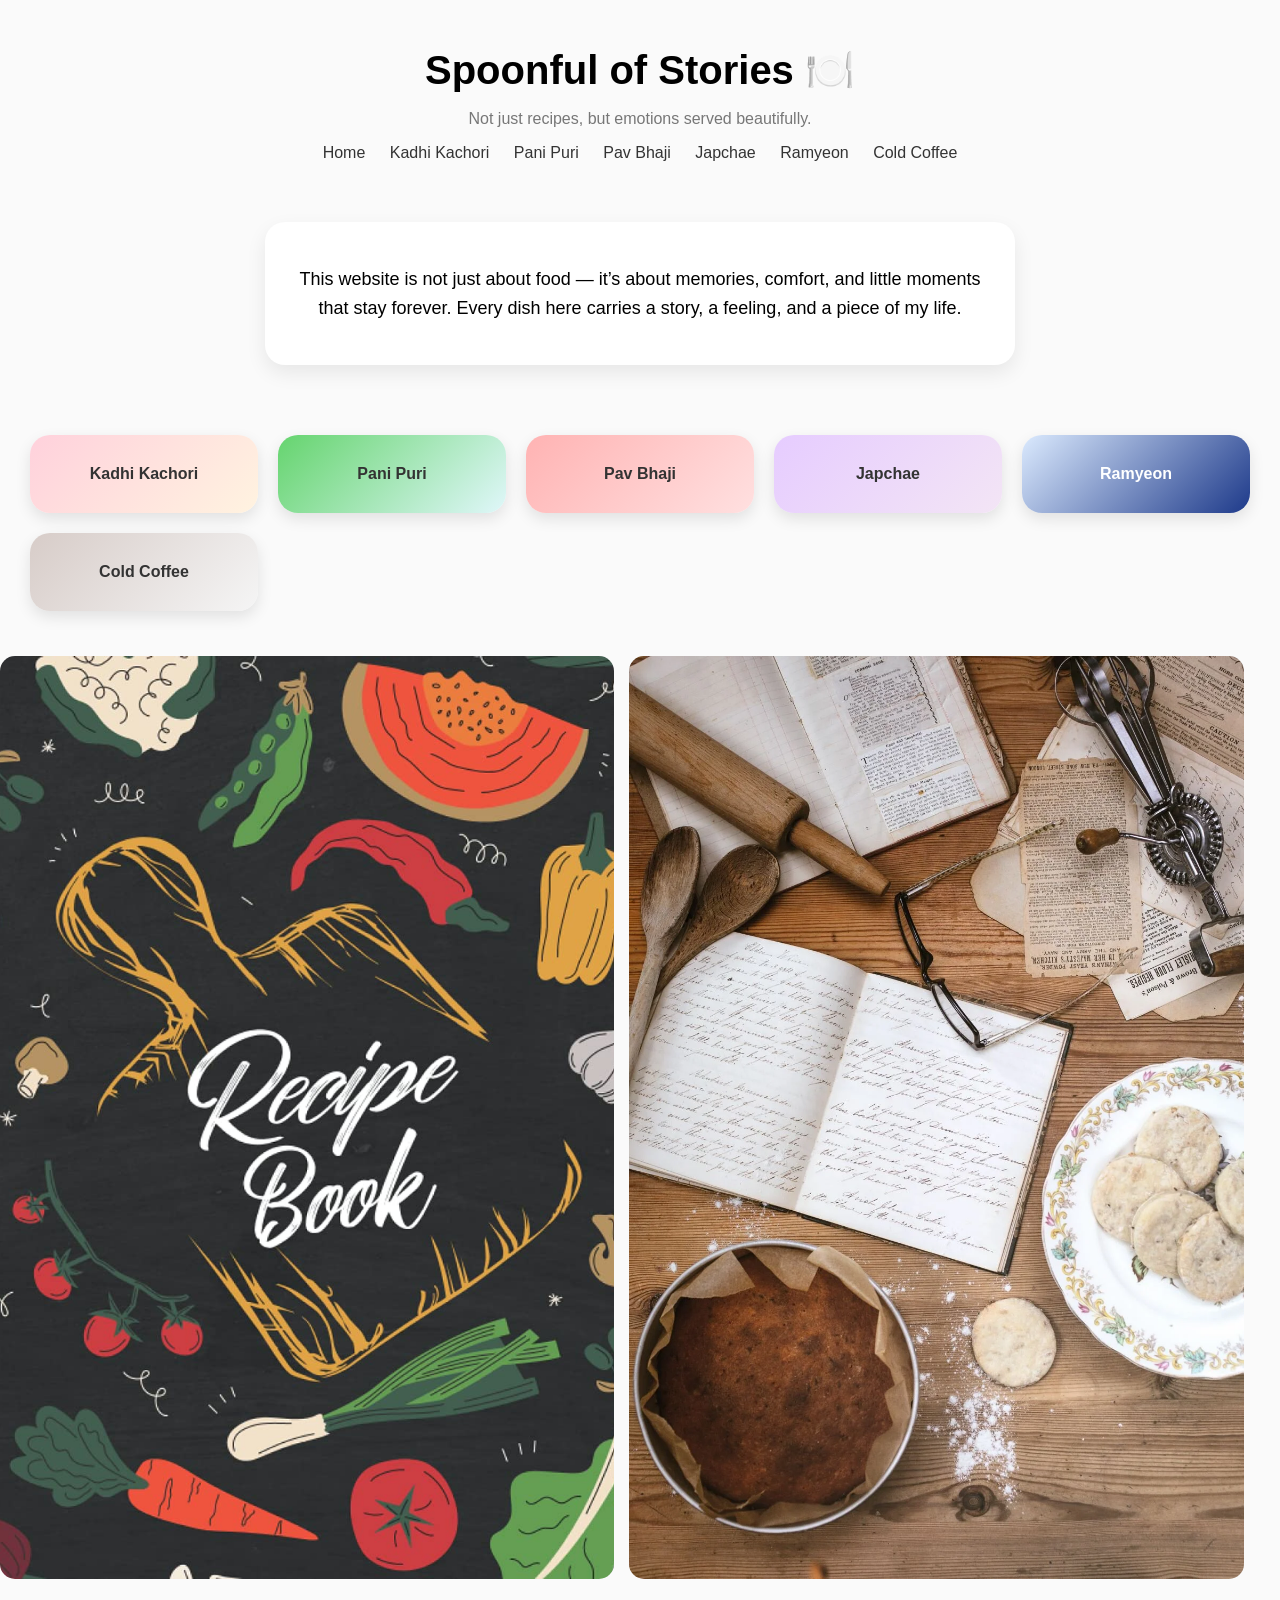
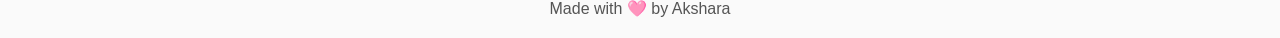
<file: index.html>
<!DOCTYPE html>
<html>
<head>
  <title>Spoonful of Stories</title>
  <link rel="stylesheet" href="css/styles.css">
</head>

<body>

<header>
  <h1 class="title">Spoonful of Stories 🍽️</h1>
  <p class="tagline">Not just recipes, but emotions served beautifully.</p>

  <nav>
    <a href="index.html">Home</a>
    <a href="kachori.html">Kadhi Kachori</a>
    <a href="golgappe.html">Pani Puri</a>
    <a href="pavbhaji.html">Pav Bhaji</a>
    <a href="japchae.html">Japchae</a>
    <a href="ramyeon.html">Ramyeon</a>
    <a href="coldcoffee.html">Cold Coffee</a>
  </nav>
</header>

<section class="hero">
  <p>
    This website is not just about food — it’s about memories, comfort, and little moments that stay forever.  
    Every dish here carries a story, a feeling, and a piece of my life.
  </p>
</section>

<section class="cards">

  <a href="kachori.html" class="card k1">Kadhi Kachori</a>
  <a href="golgappe.html" class="card k2">Pani Puri</a>
  <a href="pavbhaji.html" class="card k3">Pav Bhaji</a>
  <a href="japchae.html" class="card k4">Japchae</a>
  <a href="ramyeon.html" class="card k5">Ramyeon</a>
  <a href="coldcoffee.html" class="card k6">Cold Coffee</a>

</section>
<div class="image-row">
<img src="images/recipe1.jpg" alt="index">
<img src="images/recipe2.jpg" alt="index">
</div>
<footer>Made with 🩷 by Akshara</footer>

</body>
</html>
</file>
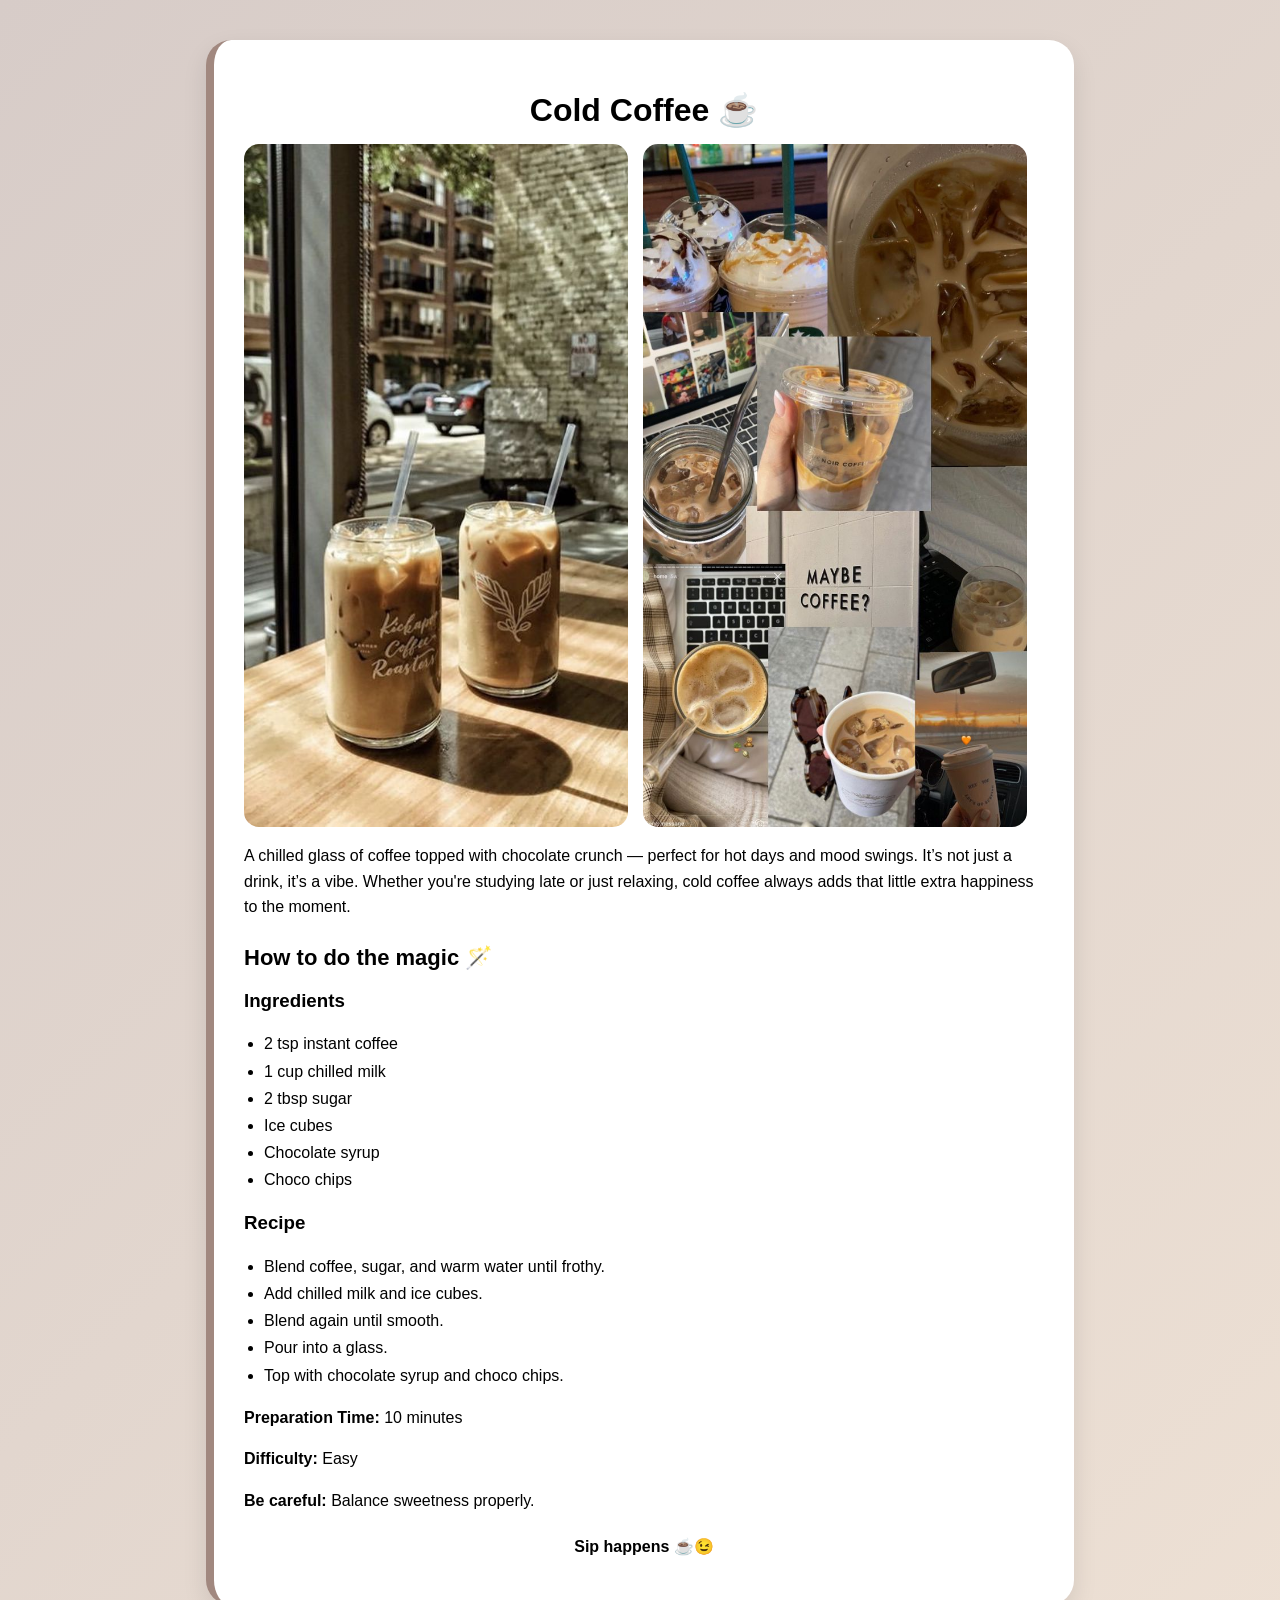
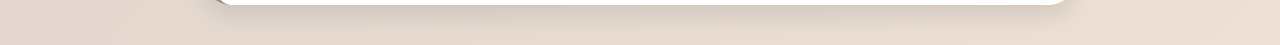
<file: coldcoffee.html>
<!DOCTYPE html>
<html>
<head>
  <title>Cold Coffee</title>
  <link rel="stylesheet" href="css/styles.css">
</head>

<body class="coffee-bg">

<div class="recipe-container coffee-box">

<h1>Cold Coffee ☕</h1>
<div class="image-row">
<img src="images/coffee1.jpg" alt="Cold Coffee">
<img src="images/coffee2.jpg" alt="Cold Coffee">
</div>
<p>
A chilled glass of coffee topped with chocolate crunch — perfect for hot days and mood swings.
It’s not just a drink, it’s a vibe. Whether you're studying late or just relaxing,
cold coffee always adds that little extra happiness to the moment.
</p>

<h2>How to do the magic 🪄</h2>

<h3>Ingredients</h3>
<ul>
  <li>2 tsp instant coffee</li>
  <li>1 cup chilled milk</li>
  <li>2 tbsp sugar</li>
  <li>Ice cubes</li>
  <li>Chocolate syrup</li>
  <li>Choco chips</li>
</ul>

<h3>Recipe</h3>
<ul>
  <li>Blend coffee, sugar, and warm water until frothy.</li>
  <li>Add chilled milk and ice cubes.</li>
  <li>Blend again until smooth.</li>
  <li>Pour into a glass.</li>
  <li>Top with chocolate syrup and choco chips.</li>
</ul>

<p><b>Preparation Time:</b> 10 minutes</p>
<p><b>Difficulty:</b> Easy</p>

<p><b>Be careful:</b> Balance sweetness properly.</p>

<p class="end">Sip happens ☕😉</p>

</div>

</body>
</html>
</file>
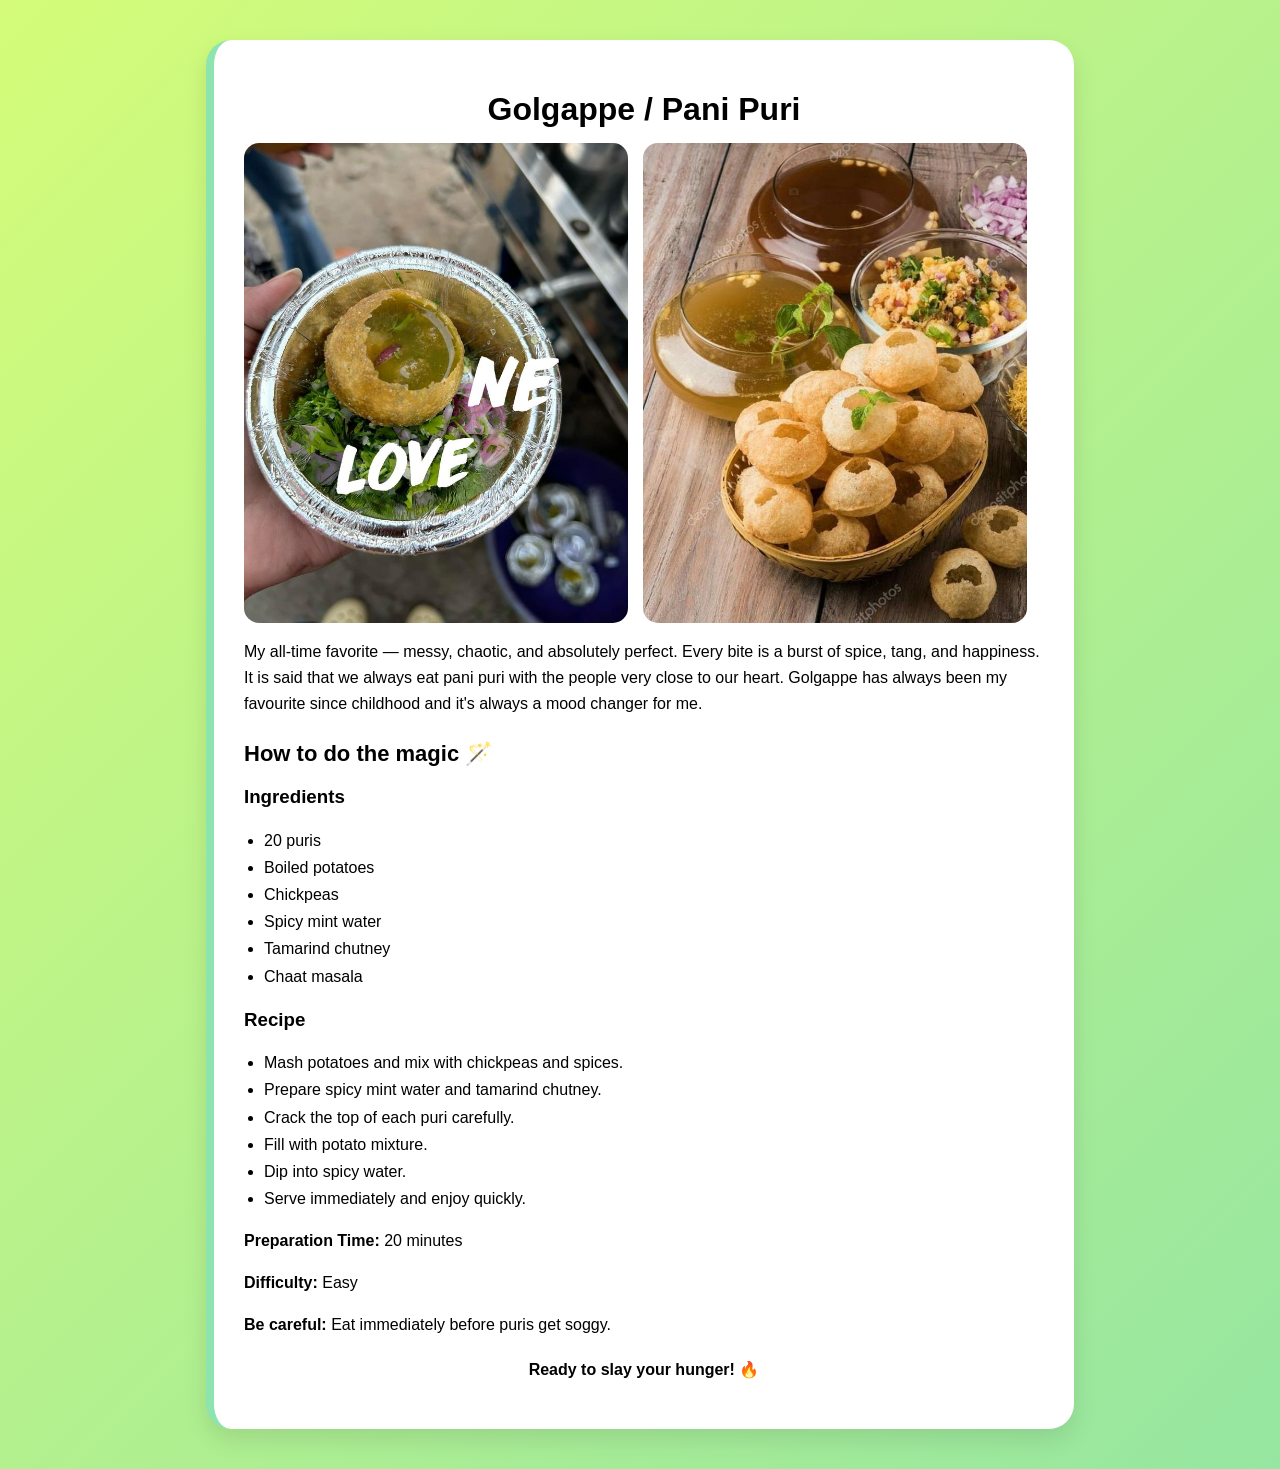
<file: golgappe.html>
<!DOCTYPE html>
<html>
<head>
  <title>Pani Puri</title>
  <link rel="stylesheet" href="css/styles.css">
</head>
<body class="pani-bg">

<div class="recipe-container pani-box">


<h1>Golgappe / Pani Puri</h1>
<div class="image-row">
<img src="images/golgappe2.jpg" alt="Pani Puri">
<img src="images/golgappe3.jpg" alt="Pani Puri">
</div>
<p>
My all-time favorite — messy, chaotic, and absolutely perfect. Every bite is a burst of spice, tang, and happiness.

It is said that we always eat pani puri with the people very close to our heart. Golgappe has always been my favourite since childhood and it's always a mood changer for me.
</p>

<h2>How to do the magic 🪄</h2>

<h3>Ingredients</h3>
<ul>
  <li>20 puris</li>
  <li>Boiled potatoes</li>
  <li>Chickpeas</li>
  <li>Spicy mint water</li>
  <li>Tamarind chutney</li>
  <li>Chaat masala</li>
</ul>

<h3>Recipe</h3>
<ul>
  <li>Mash potatoes and mix with chickpeas and spices.</li>
  <li>Prepare spicy mint water and tamarind chutney.</li>
  <li>Crack the top of each puri carefully.</li>
  <li>Fill with potato mixture.</li>
  <li>Dip into spicy water.</li>
  <li>Serve immediately and enjoy quickly.</li>
</ul>

<p><b>Preparation Time:</b> 20 minutes</p>
<p><b>Difficulty:</b> Easy</p>

<p><b>Be careful:</b> Eat immediately before puris get soggy.</p>

<p class="end">Ready to slay your hunger! 🔥</p>

</body>
</html>
</file>
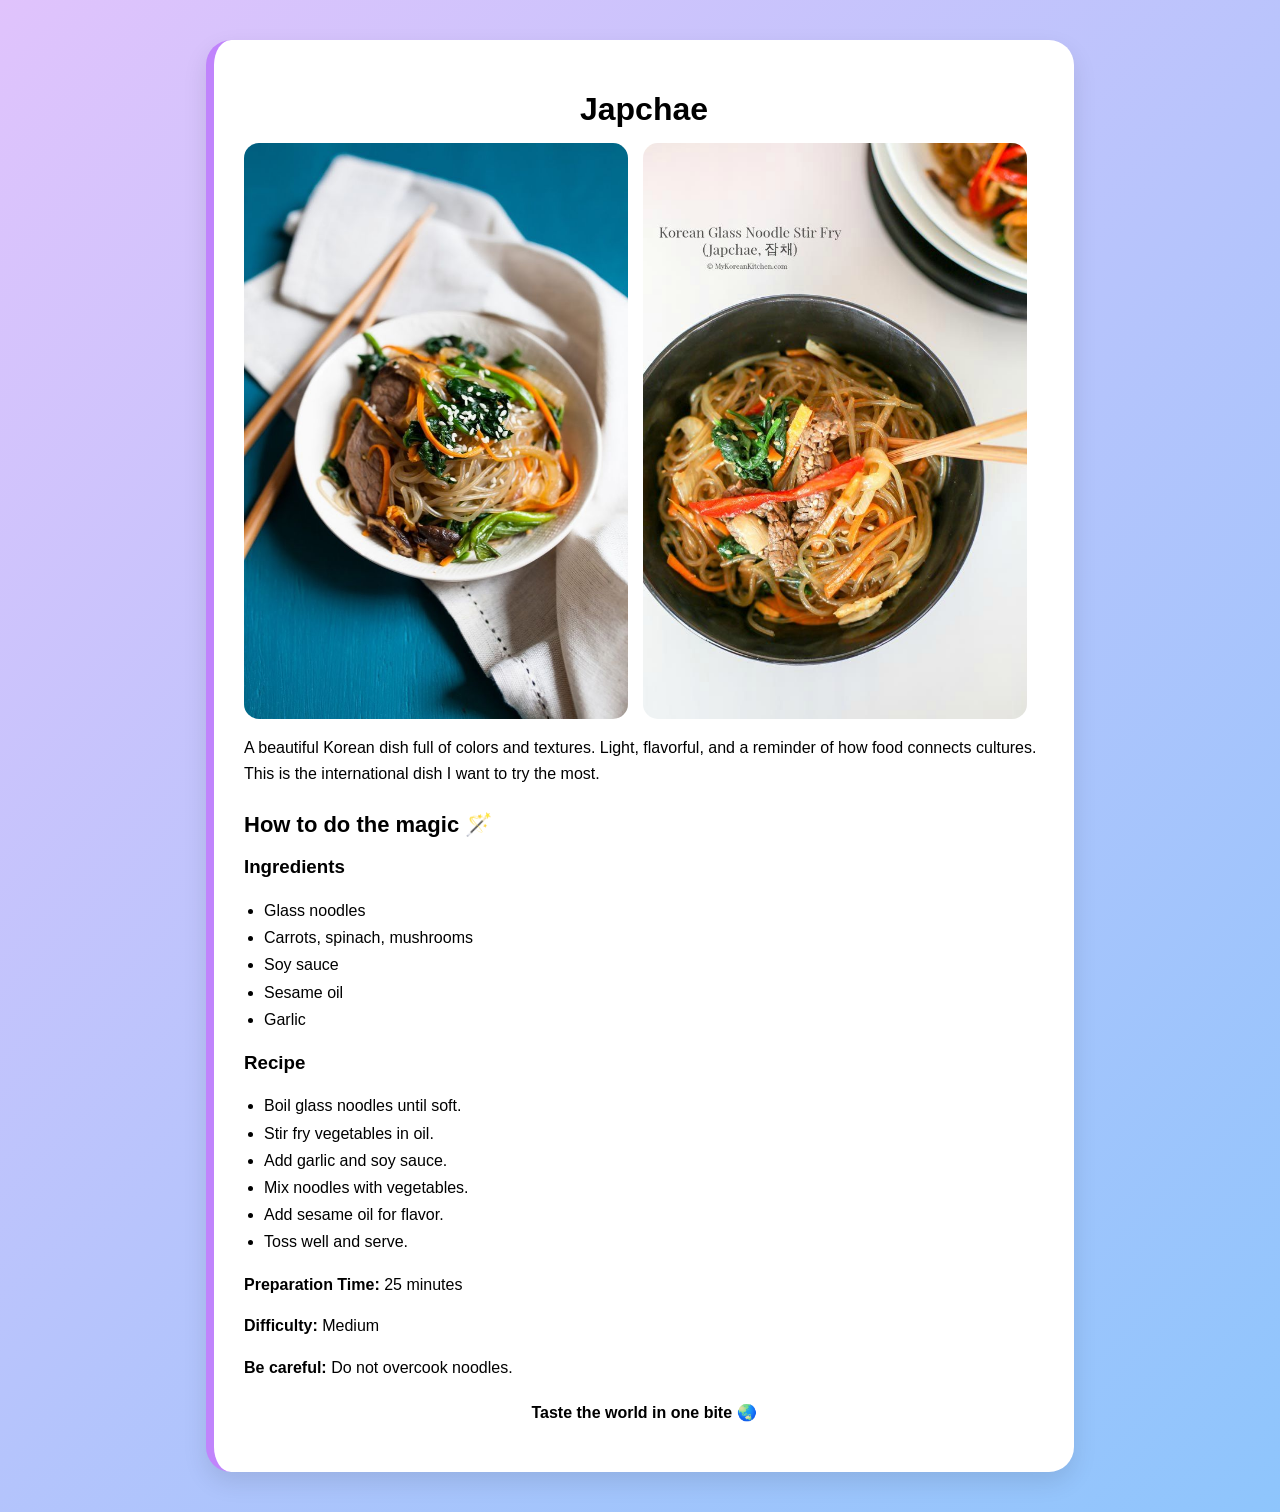
<file: japchae.html>
<!DOCTYPE html>
<html>
<head>
  <title>Japchae</title>
  <link rel="stylesheet" href="css/styles.css">
</head>
<body class="japchae-bg">

<div class="recipe-container japchae-box">


<h1>Japchae</h1>
<div class="image-row">
<img src="images/japchae1.jpg" alt="Japchae">
<img src="images/japchae2.jpg" alt="Japchae">
</div>

<p>
A beautiful Korean dish full of colors and textures. Light, flavorful, and a reminder of how food connects cultures.

This is the international dish I want to try the most.
</p>

<h2>How to do the magic 🪄</h2>

<h3>Ingredients</h3>
<ul>
  <li>Glass noodles</li>
  <li>Carrots, spinach, mushrooms</li>
  <li>Soy sauce</li>
  <li>Sesame oil</li>
  <li>Garlic</li>
</ul>

<h3>Recipe</h3>
<ul>
  <li>Boil glass noodles until soft.</li>
  <li>Stir fry vegetables in oil.</li>
  <li>Add garlic and soy sauce.</li>
  <li>Mix noodles with vegetables.</li>
  <li>Add sesame oil for flavor.</li>
  <li>Toss well and serve.</li>
</ul>

<p><b>Preparation Time:</b> 25 minutes</p>
<p><b>Difficulty:</b> Medium</p>

<p><b>Be careful:</b> Do not overcook noodles.</p>

<p class="end">Taste the world in one bite 🌏</p>

</body>
</html>
</file>
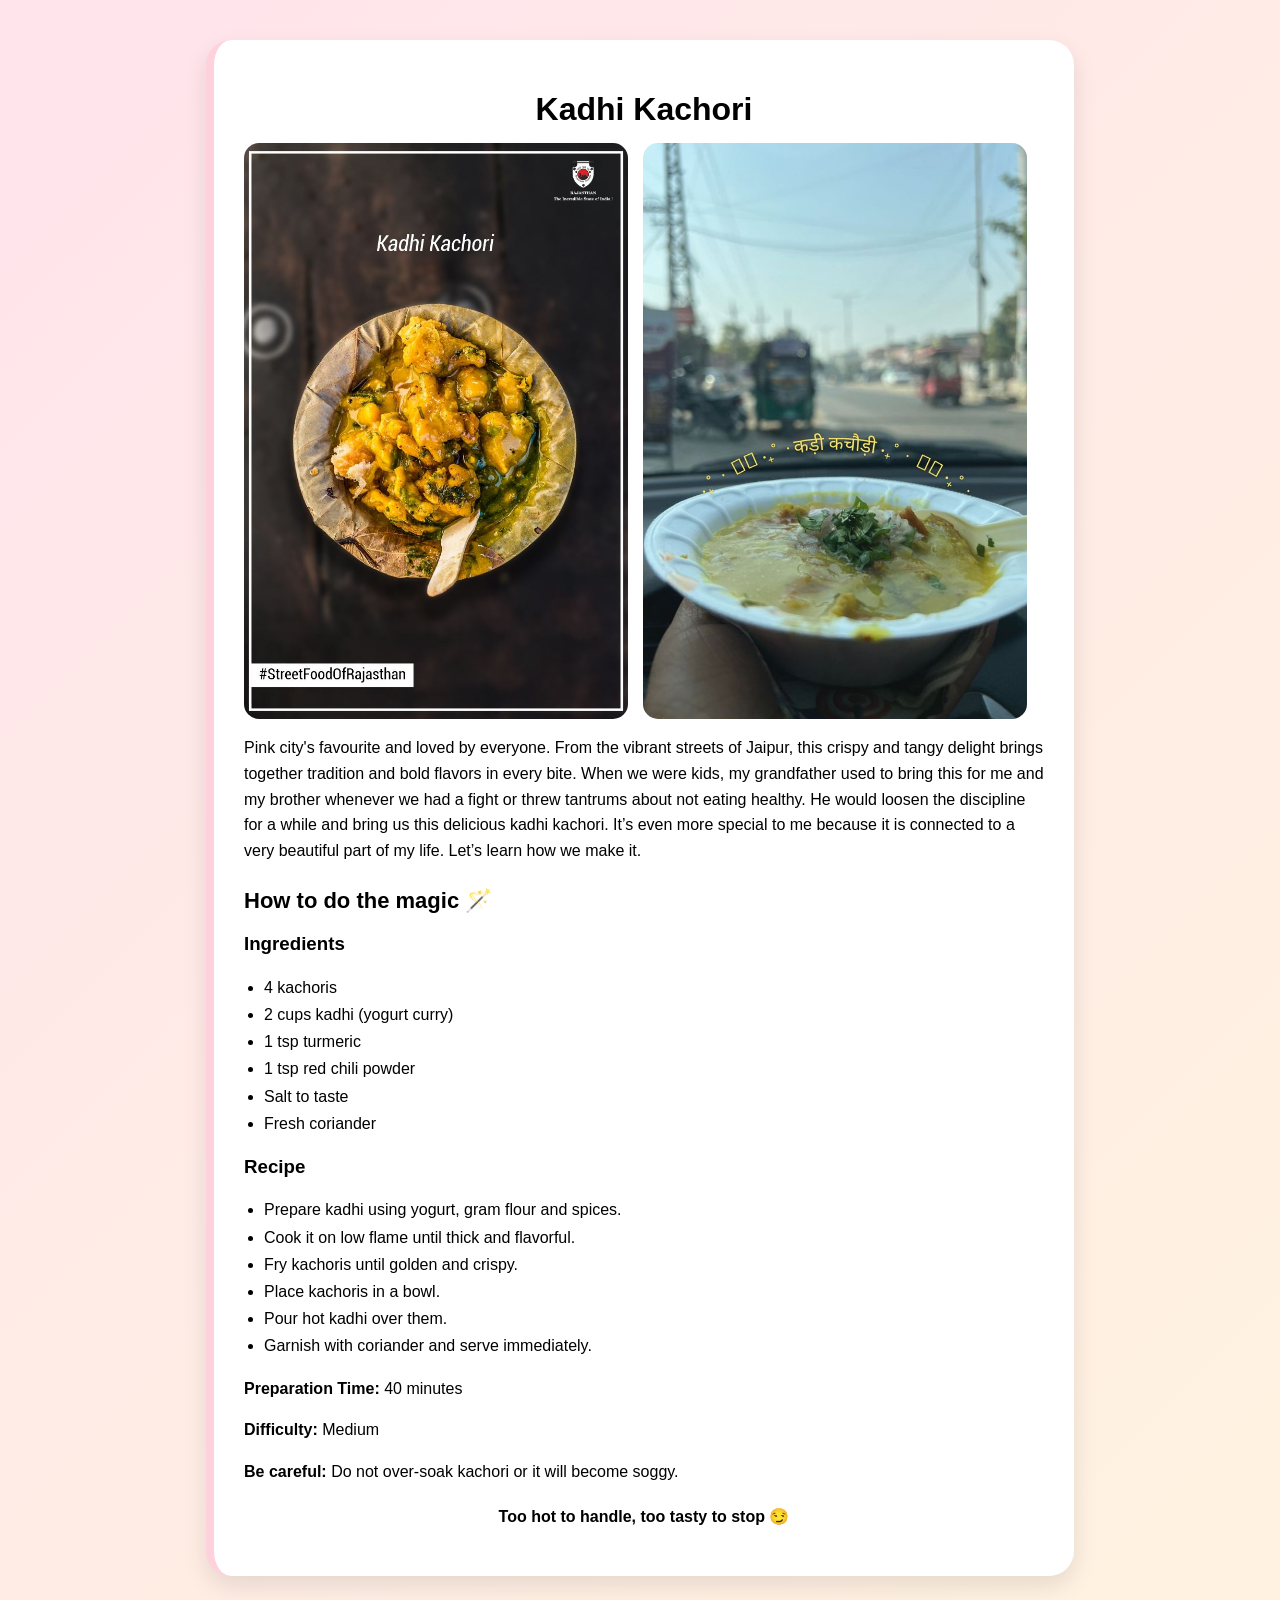
<file: kachori.html>
<!DOCTYPE html>
<html>
<head>
  <title>Kadhi Kachori</title>
  <link rel="stylesheet" href="css/styles.css">
</head>
<body class="kadhi-bg">

<div class="recipe-container kadhi-box">


<h1>Kadhi Kachori</h1>
<div class="image-row">
<img src="images/kachori1.jpg" alt="Kadhi Kachori">
<img src="images/kachori2.jpg" alt="Kadhi Kachori">
</div>

<p>
Pink city's favourite and loved by everyone. From the vibrant streets of Jaipur, this crispy and tangy delight brings together tradition and bold flavors in every bite.

When we were kids, my grandfather used to bring this for me and my brother whenever we had a fight or threw tantrums about not eating healthy. He would loosen the discipline for a while and bring us this delicious kadhi kachori. It’s even more special to me because it is connected to a very beautiful part of my life.

Let’s learn how we make it.
</p>

<h2>How to do the magic 🪄</h2>

<h3>Ingredients</h3>
<ul>
  <li>4 kachoris</li>
  <li>2 cups kadhi (yogurt curry)</li>
  <li>1 tsp turmeric</li>
  <li>1 tsp red chili powder</li>
  <li>Salt to taste</li>
  <li>Fresh coriander</li>
</ul>

<h3>Recipe</h3>
<ul>
  <li>Prepare kadhi using yogurt, gram flour and spices.</li>
  <li>Cook it on low flame until thick and flavorful.</li>
  <li>Fry kachoris until golden and crispy.</li>
  <li>Place kachoris in a bowl.</li>
  <li>Pour hot kadhi over them.</li>
  <li>Garnish with coriander and serve immediately.</li>
</ul>

<p><b>Preparation Time:</b> 40 minutes</p>
<p><b>Difficulty:</b> Medium</p>

<p><b>Be careful:</b> Do not over-soak kachori or it will become soggy.</p>

<p class="end">Too hot to handle, too tasty to stop 😏</p>

</body>
</html>
</file>
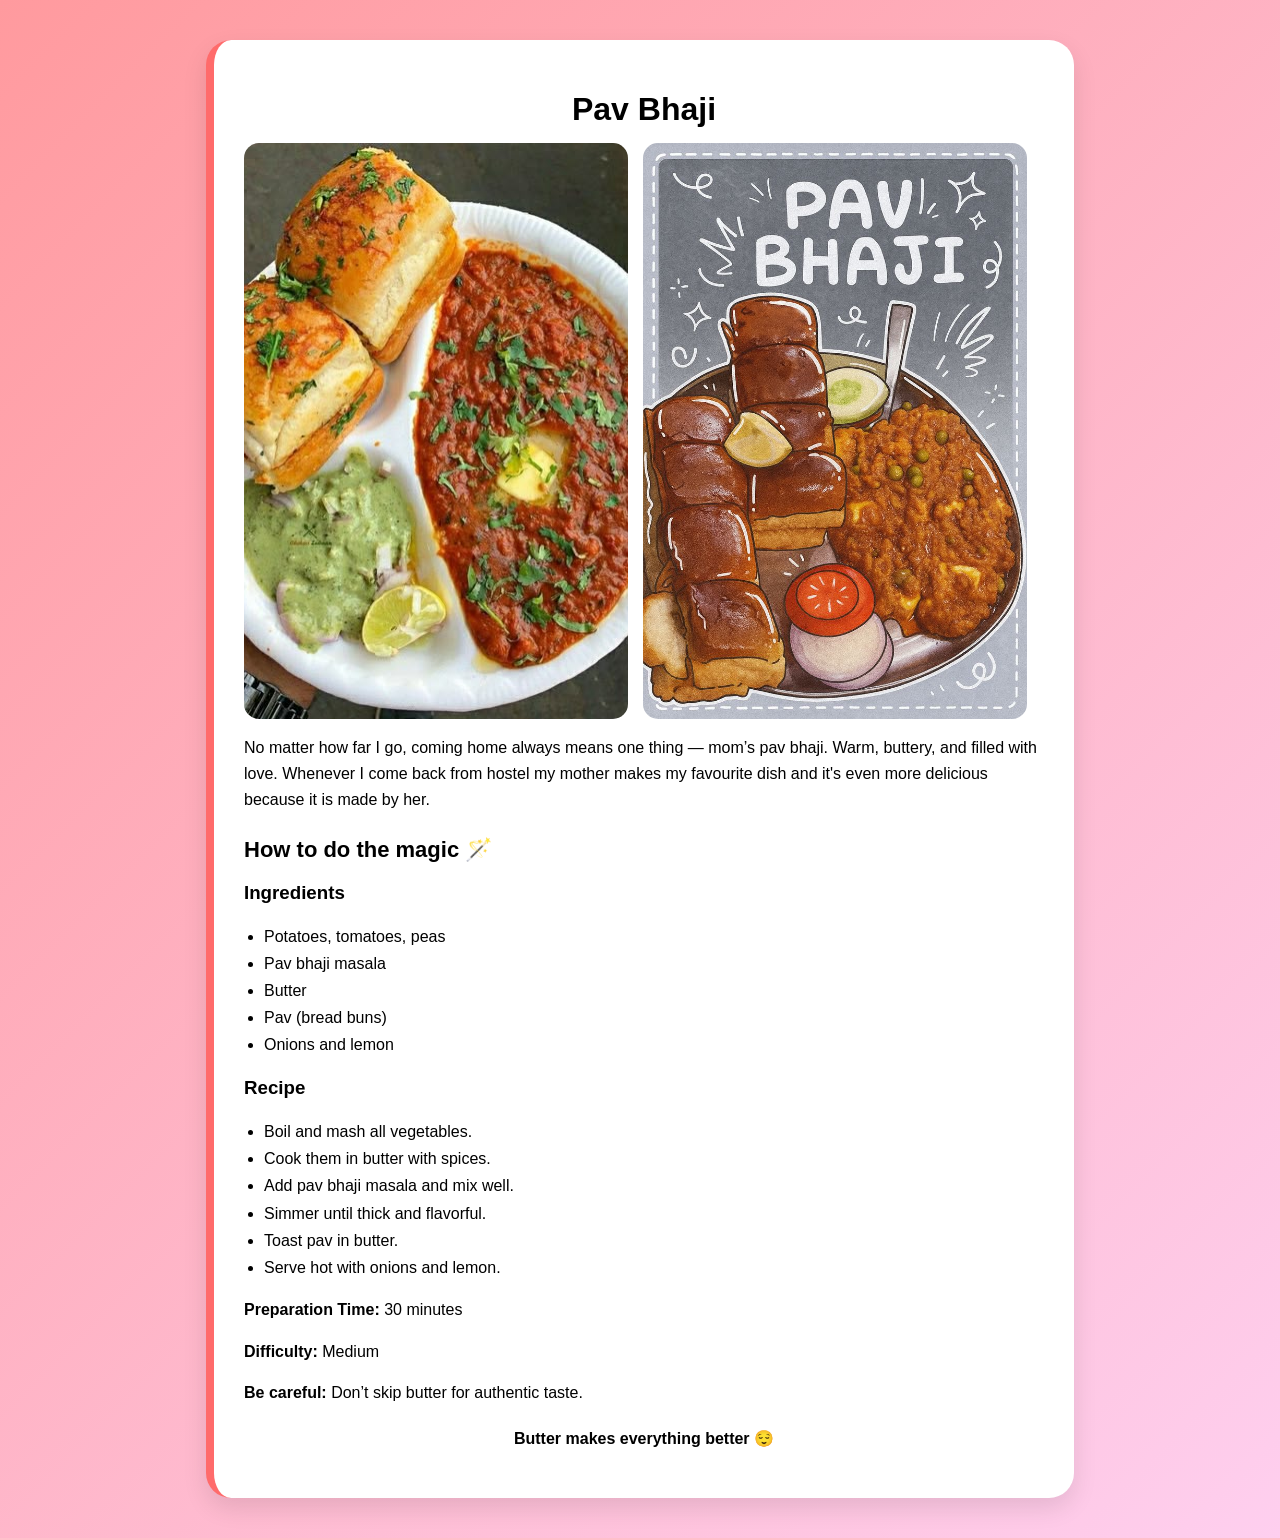
<file: pavbhaji.html>
<!DOCTYPE html>
<html>
<head>
  <title>Pav Bhaji</title>
  <link rel="stylesheet" href="css/styles.css">
</head>
<body class="pav-bg">

<div class="recipe-container pav-box">

<h1>Pav Bhaji</h1>
<div class="image-row">
<img src="images/pavbhaji1.jpg" alt="Pav Bhaji">
<img src="images/pavbhaji2.jpg" alt="Pav Bhaji">
</div>

<p>
No matter how far I go, coming home always means one thing — mom’s pav bhaji. Warm, buttery, and filled with love.

Whenever I come back from hostel my mother makes my favourite dish and it's even more delicious because it is made by her.
</p>

<h2>How to do the magic 🪄</h2>

<h3>Ingredients</h3>
<ul>
  <li>Potatoes, tomatoes, peas</li>
  <li>Pav bhaji masala</li>
  <li>Butter</li>
  <li>Pav (bread buns)</li>
  <li>Onions and lemon</li>
</ul>

<h3>Recipe</h3>
<ul>
  <li>Boil and mash all vegetables.</li>
  <li>Cook them in butter with spices.</li>
  <li>Add pav bhaji masala and mix well.</li>
  <li>Simmer until thick and flavorful.</li>
  <li>Toast pav in butter.</li>
  <li>Serve hot with onions and lemon.</li>
</ul>

<p><b>Preparation Time:</b> 30 minutes</p>
<p><b>Difficulty:</b> Medium</p>

<p><b>Be careful:</b> Don’t skip butter for authentic taste.</p>

<p class="end">Butter makes everything better 😌</p>

</body>
</html>
</file>
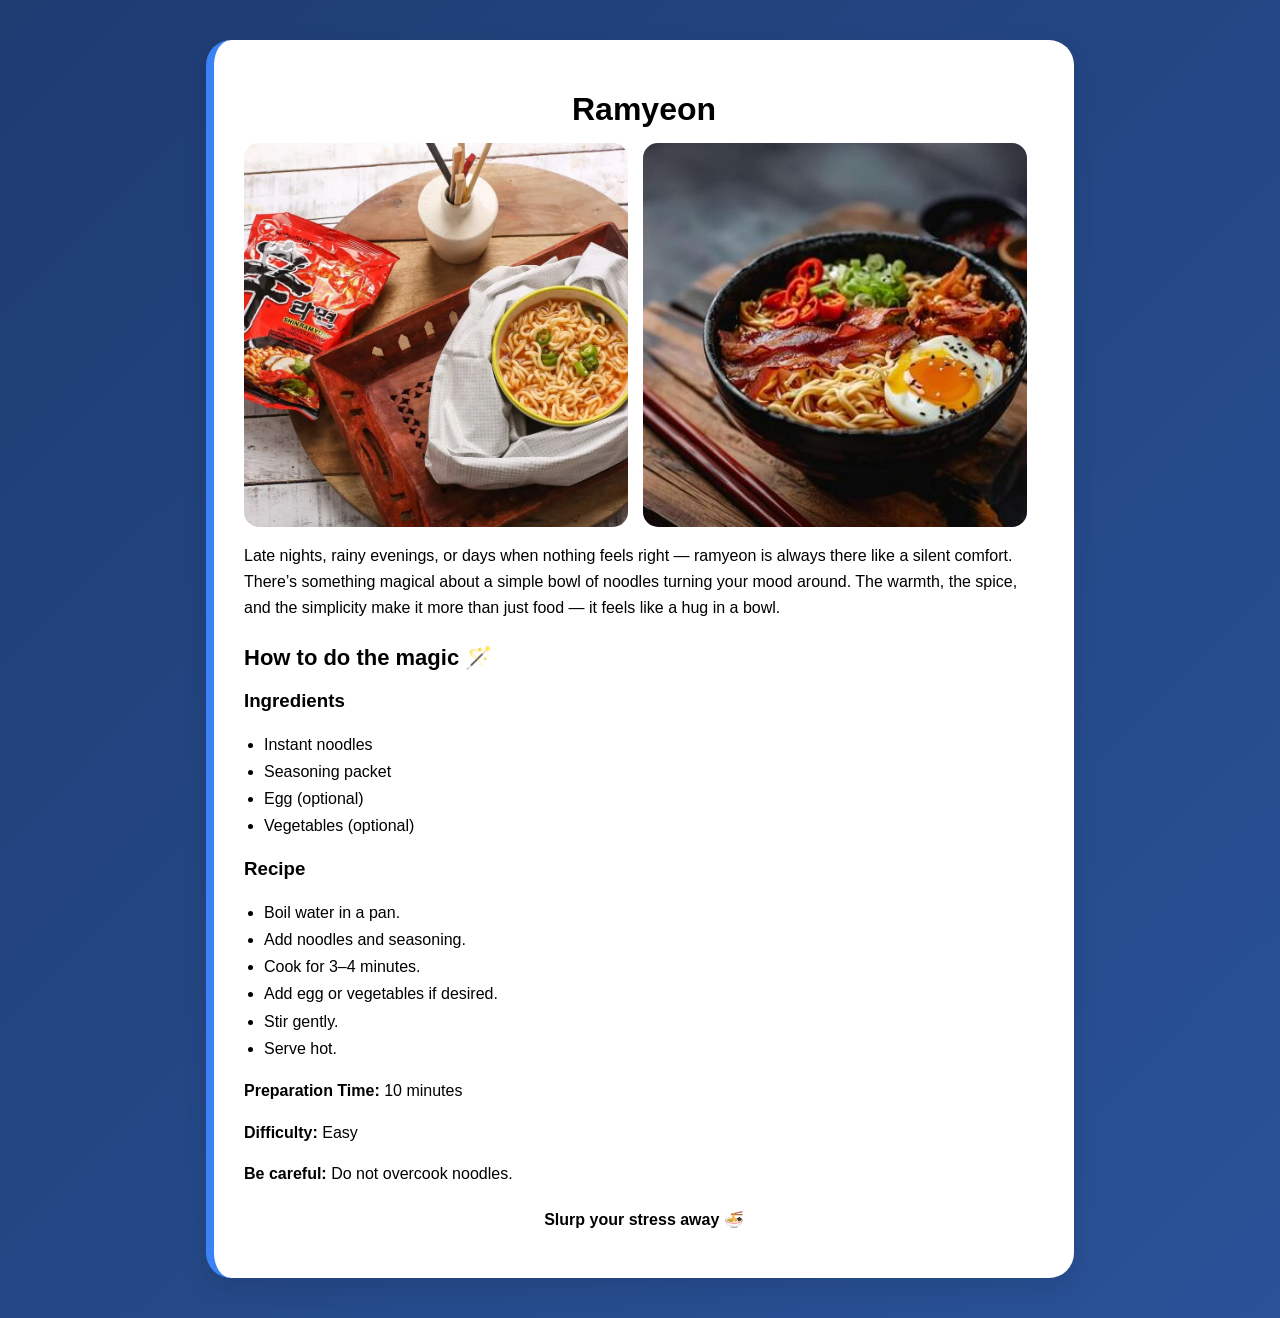
<file: ramyeon.html>
<!DOCTYPE html>
<html>
<head>
  <title>Ramyeon</title>
  <link rel="stylesheet" href="css/styles.css">
</head>
<body class="ramyeon-bg">

<div class="recipe-container ramyeon-box">


<h1>Ramyeon</h1>
<div class="image-row">
<img src="images/ramyeon1.jpg" alt="Ramyeon">
<img src="images/ramyeon2.jpg" alt="Ramyeon">
</div>



<p>
Late nights, rainy evenings, or days when nothing feels right — ramyeon is always there like a silent comfort.

There’s something magical about a simple bowl of noodles turning your mood around. The warmth, the spice, and the simplicity make it more than just food — it feels like a hug in a bowl.
</p>

<h2>How to do the magic 🪄</h2>

<h3>Ingredients</h3>
<ul>
  <li>Instant noodles</li>
  <li>Seasoning packet</li>
  <li>Egg (optional)</li>
  <li>Vegetables (optional)</li>
</ul>

<h3>Recipe</h3>
<ul>
  <li>Boil water in a pan.</li>
  <li>Add noodles and seasoning.</li>
  <li>Cook for 3–4 minutes.</li>
  <li>Add egg or vegetables if desired.</li>
  <li>Stir gently.</li>
  <li>Serve hot.</li>
</ul>

<p><b>Preparation Time:</b> 10 minutes</p>
<p><b>Difficulty:</b> Easy</p>

<p><b>Be careful:</b> Do not overcook noodles.</p>

<p class="end">Slurp your stress away 🍜</p>

</body>
</html>
</file>
<file: css/styles.css>
body {
  margin: 0;
  font-family: 'Poppins', sans-serif;
  background: #fafafa;
}


header {
  text-align: center;
  padding: 20px;
}

.title {
  font-size: 40px;
  margin-bottom: 5px;
}

.tagline {
  color: #777;
  font-size: 16px;
}


nav {
  margin-top: 10px;
}

nav a {
  margin: 10px;
  text-decoration: none;
  font-weight: 500;
  color: #333;
  transition: 0.3s;
}

nav a:hover {
  color: #ff69b4;
}


.hero {
  max-width: 700px;
  margin: 40px auto;
  text-align: center;
  font-size: 18px;
  line-height: 1.6;
  background: white;
  padding: 25px;
  border-radius: 20px;
  box-shadow: 0 8px 20px rgba(0,0,0,0.08);
}


.cards {
  display: grid;
  grid-template-columns: repeat(auto-fit, minmax(200px, 1fr));
  gap: 20px;
  padding: 30px;
}

.card {
  text-decoration: none;
  padding: 30px;
  border-radius: 20px;
  color: #333;
  font-weight: bold;
  text-align: center;
  transition: 0.3s;
  box-shadow: 0 6px 15px rgba(0,0,0,0.1);
}

.card:hover {
  transform: translateY(-8px) scale(1.03);
}


.k1 { background: linear-gradient(135deg, #ffd1dc, #fff3e0); }
.k2 { background: linear-gradient(135deg, #65d46e, #e0f7fa); }
.k3 { background: linear-gradient(135deg, #ffb3b3, #ffe0e0); }
.k4 { background: linear-gradient(135deg, #e6ccff, #f3e5f5); }
.k5 { background: linear-gradient(135deg, #dbeafe, #1e3a8a); color: white; }
.k6 { background: linear-gradient(135deg, #d7ccc8, #f5f5f5); }


footer {
  text-align: center;
  padding: 20px;
  color: #555;
}



.recipe-container {
  max-width: 800px;
  margin: 40px auto;
  background: white;
  padding: 30px;
  border-radius: 25px;
  box-shadow: 0 10px 25px rgba(0,0,0,0.1);
}

.recipe-container h1 {
  text-align: center;
  font-size: 32px;
  margin-bottom: 10px;
}


.recipe-container p {
  font-size: 16px;
  line-height: 1.6;
}


.recipe-container h2 {
  margin-top: 25px;
  font-size: 22px;
}


.recipe-container ul {
  padding-left: 20px;
  line-height: 1.7;
}


.image-row {
  display: flex;
  gap: 15px;
  margin-top: 15px;
}

.image-row img {
  width: 48%;
  border-radius: 15px;
  object-fit: cover;
  transition: 0.3s;
}

.image-row img:hover {
  transform: scale(1.03);
}


.end {
  text-align: center;
  font-weight: bold;
  margin-top: 20px;
}


.kadhi-box { border-left: 8px solid #ffd1dc; }
.pani-box { border-left: 8px solid #8ee4af; }
.pav-box { border-left: 8px solid #ff6b6b; }
.japchae-box { border-left: 8px solid #c084fc; }
.ramyeon-box { border-left: 8px solid #3b82f6; }
.coffee-box { border-left: 8px solid #a1887f; }


.kadhi-bg {
  background: linear-gradient(135deg, #ffe4ec, #fff3e0);
}

.pani-bg {
  background: linear-gradient(135deg, #d4fc79, #96e6a1);
}

.pav-bg {
  background: linear-gradient(135deg, #ff9a9e, #fecfef);
}

.japchae-bg {
  background: linear-gradient(135deg, #e0c3fc, #8ec5fc);
}

.ramyeon-bg {
  background: linear-gradient(135deg, #1e3c72, #2a5298);
}

.coffee-bg {
  background: linear-gradient(135deg, #d7ccc8, #ede0d4);
}
</file>
